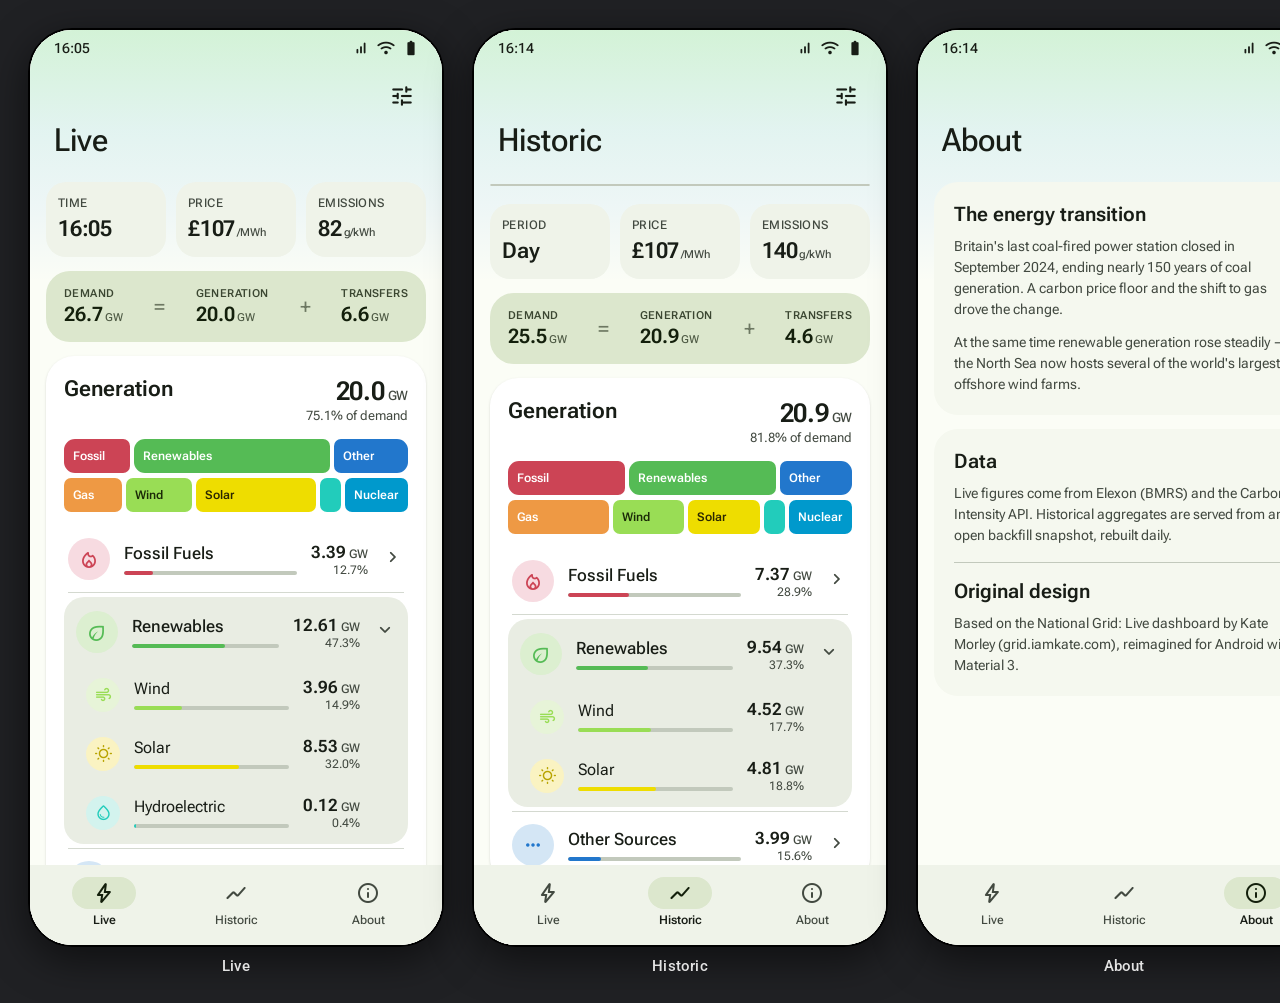
<file: docs/mockups/index.html>
<!DOCTYPE html>
<html lang="en"><head>
<meta charset="utf-8">
<style>
  @import url('https://fonts.googleapis.com/css2?family=Roboto:wght@400;500&display=swap');
  body { margin:0; background:#202124; font-family:'Roboto',system-ui,sans-serif; padding:28px; }
  .rail { display:flex; gap:28px; align-items:flex-start; }
  .phone { display:flex; flex-direction:column; align-items:center; gap:10px; }
  .frame { width:412px; height:915px; border-radius:44px; overflow:hidden;
           box-shadow:0 12px 40px rgba(0,0,0,.55); border:2px solid #000; }
  iframe { width:412px; height:915px; border:0; display:block; }
  .cap { color:#e3e3e3; font-size:15px; font-weight:500; letter-spacing:.2px; }
</style></head><body>
  <div class="rail">
    <div class="phone"><div class="frame"><iframe src="live.html"></iframe></div><div class="cap">Live</div></div>
    <div class="phone"><div class="frame"><iframe src="historic.html"></iframe></div><div class="cap">Historic</div></div>
    <div class="phone"><div class="frame"><iframe src="about.html"></iframe></div><div class="cap">About</div></div>
    <div class="phone"><div class="frame"><iframe src="live-dark.html"></iframe></div><div class="cap">Live · dark</div></div>
  </div>
</body></html>
</file>
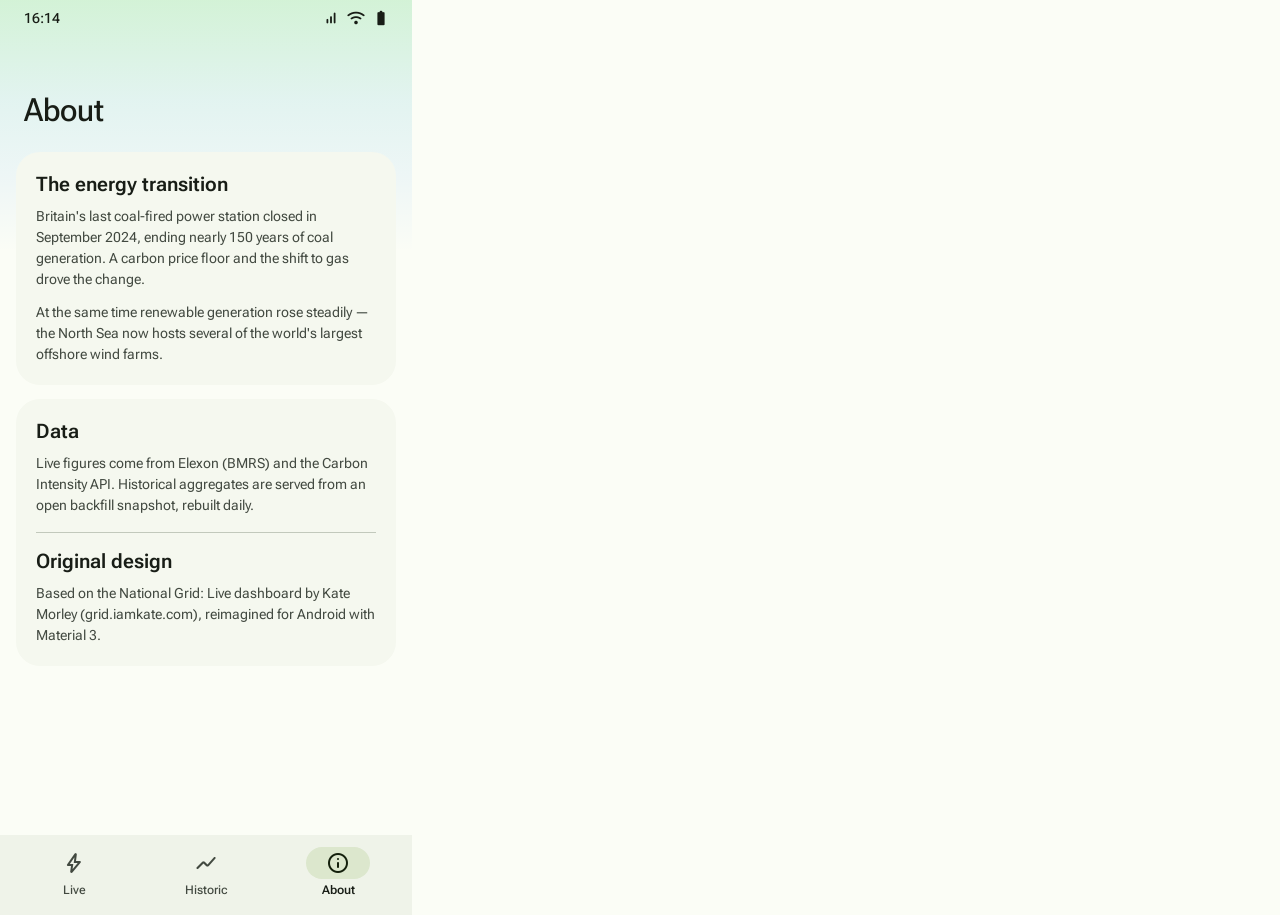
<file: docs/mockups/about.html>
<!DOCTYPE html>
<html lang="en" data-theme="light"><head>
<meta charset="utf-8"><meta name="viewport" content="width=412,height=915">
<link rel="stylesheet" href="style.css">
</head><body><div class="screen">
  <div class="statusbar">
    <span>16:14</span>
    <span class="icons"><span class="msym">signal_cellular_alt</span><span class="msym">wifi</span><span class="msym">battery_full</span></span>
  </div>

  <header class="appbar">
    <div class="appbar-actions"></div>
    <div class="appbar-title">About</div>
  </header>

  <main class="content">
    <div class="about-card">
      <h2>The energy transition</h2>
      <p>Britain's last coal-fired power station closed in September 2024, ending
         nearly 150 years of coal generation. A carbon price floor and the shift
         to gas drove the change.</p>
      <p>At the same time renewable generation rose steadily — the North Sea now
         hosts several of the world's largest offshore wind farms.</p>
    </div>

    <div class="about-card">
      <div class="about-sec">
        <h2>Data</h2>
        <p>Live figures come from Elexon (BMRS) and the Carbon Intensity API.
           Historical aggregates are served from an open backfill snapshot,
           rebuilt daily.</p>
      </div>
      <div class="about-sec">
        <h2>Original design</h2>
        <p>Based on the National Grid: Live dashboard by Kate Morley
           (grid.iamkate.com), reimagined for Android with Material 3.</p>
      </div>
    </div>
  </main>

  <nav class="navbar">
    <div class="nav-item"><div class="nav-pill"><span class="msym">bolt</span></div><span class="nav-label">Live</span></div>
    <div class="nav-item"><div class="nav-pill"><span class="msym">show_chart</span></div><span class="nav-label">Historic</span></div>
    <div class="nav-item active"><div class="nav-pill"><span class="msym">info</span></div><span class="nav-label">About</span></div>
  </nav>
</div></body></html>
</file>
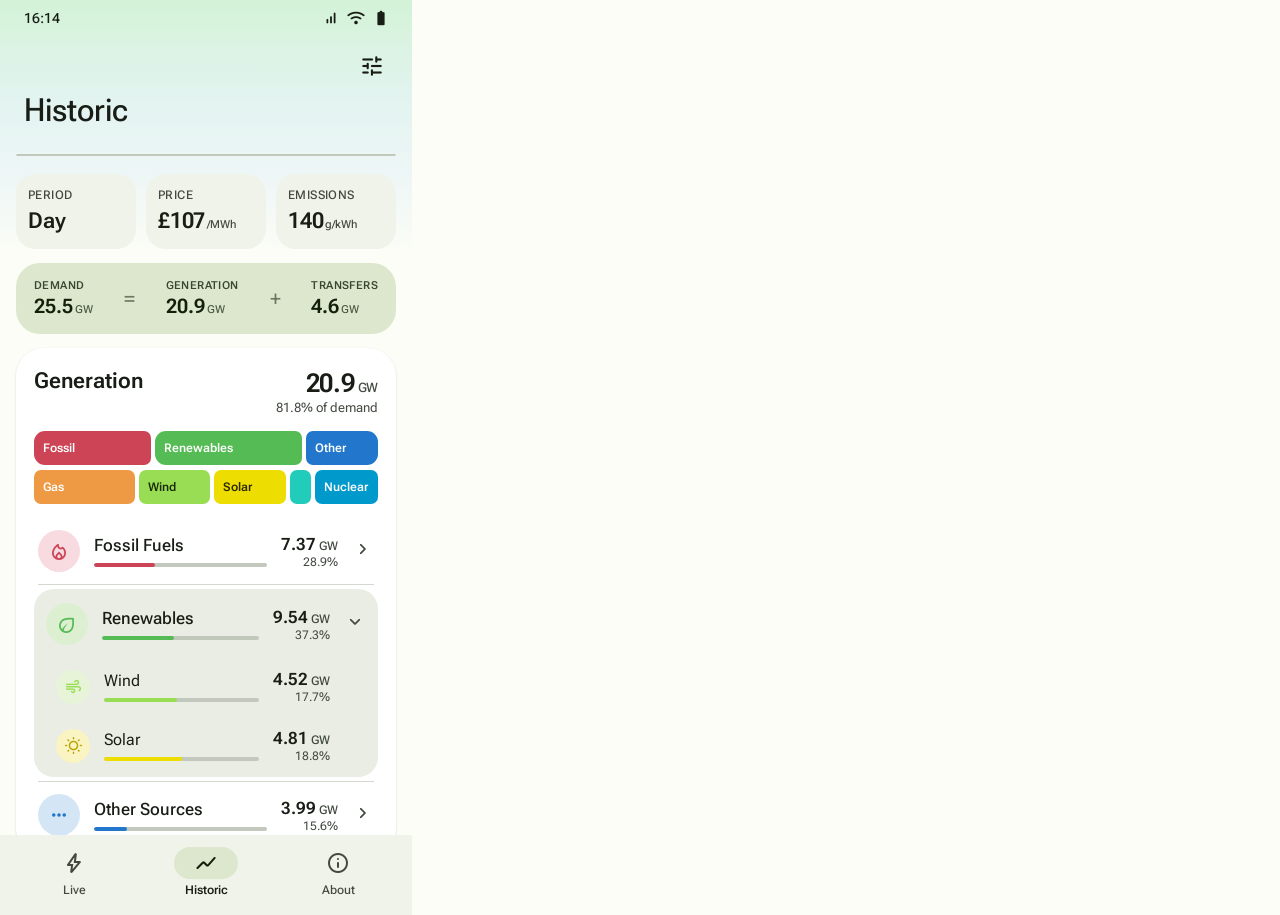
<file: docs/mockups/historic.html>
<!DOCTYPE html>
<html lang="en" data-theme="light"><head>
<meta charset="utf-8"><meta name="viewport" content="width=412,height=915">
<link rel="stylesheet" href="style.css">
</head><body><div class="screen">
  <div class="statusbar">
    <span>16:14</span>
    <span class="icons"><span class="msym">signal_cellular_alt</span><span class="msym">wifi</span><span class="msym">battery_full</span></span>
  </div>

  <header class="appbar">
    <div class="appbar-actions">
      <button class="icon-btn"><span class="msym">tune</span></button>
    </div>
    <div class="appbar-title">Historic</div>
  </header>

  <main class="content">
    <!-- segmented buttons -->
    <div class="segmented">
      <button class="sel"><span class="msym">check</span>Past day</button>
      <button>Past week</button>
      <button>Past year</button>
      <button>All time</button>
    </div>

    <div class="stat-row">
      <div class="stat-card"><span class="stat-label">PERIOD</span><span class="stat-value">Day</span></div>
      <div class="stat-card"><span class="stat-label">PRICE</span><span class="stat-value">£107<span class="unit">/MWh</span></span></div>
      <div class="stat-card"><span class="stat-label">EMISSIONS</span><span class="stat-value">140<span class="unit">g/kWh</span></span></div>
    </div>

    <div class="demand">
      <div class="seg"><span class="l">DEMAND</span><span class="v">25.5<small>GW</small></span></div>
      <span class="op">=</span>
      <div class="seg"><span class="l">GENERATION</span><span class="v">20.9<small>GW</small></span></div>
      <span class="op">+</span>
      <div class="seg"><span class="l">TRANSFERS</span><span class="v">4.6<small>GW</small></span></div>
    </div>

    <div class="hero">
      <div class="hero-head">
        <span class="h-title">Generation</span>
        <div class="h-right">
          <div class="h-gw">20.9<small>GW</small></div>
          <div class="h-sub">81.8% of demand</div>
        </div>
      </div>

      <div class="bars">
        <div class="bar">
          <div class="seg-b" style="flex:35;background:var(--cat-fossil)">Fossil</div>
          <div class="seg-b" style="flex:46;background:var(--cat-renew)">Renewables</div>
          <div class="seg-b" style="flex:19;background:var(--cat-other)">Other</div>
        </div>
        <div class="bar">
          <div class="seg-b" style="flex:35;background:var(--gas)">Gas</div>
          <div class="seg-b" style="flex:22;background:var(--wind);color:#1b2a08">Wind</div>
          <div class="seg-b" style="flex:23;background:var(--solar);color:#2b2700">Solar</div>
          <div class="seg-b" style="flex:1;background:var(--hydro)"></div>
          <div class="seg-b" style="flex:19;background:var(--nuclear)">Nuclear</div>
        </div>
      </div>

      <div class="rows">
        <div class="row">
          <div class="lead" style="background:#f7dbe1"><span class="msym" style="color:var(--cat-fossil)">local_fire_department</span></div>
          <div class="body"><div class="name">Fossil Fuels</div>
            <div class="prog"><i style="width:35%;background:var(--cat-fossil)"></i></div></div>
          <div class="trail"><div class="v">7.37<small> GW</small></div><div class="p">28.9%</div></div>
          <div class="chev"><span class="msym">chevron_right</span></div>
        </div>
        <div class="divider"></div>

        <div class="group">
          <div class="row">
            <div class="lead" style="background:#dcefd0"><span class="msym" style="color:var(--cat-renew)">eco</span></div>
            <div class="body"><div class="name">Renewables</div>
              <div class="prog"><i style="width:46%;background:var(--cat-renew)"></i></div></div>
            <div class="trail"><div class="v">9.54<small> GW</small></div><div class="p">37.3%</div></div>
            <div class="chev"><span class="msym">expand_more</span></div>
          </div>
          <div class="row member">
            <div class="lead" style="background:#e7f4d8;width:34px;height:34px"><span class="msym" style="color:var(--wind);font-size:19px">air</span></div>
            <div class="body"><div class="name">Wind</div>
              <div class="prog"><i style="width:47%;background:var(--wind)"></i></div></div>
            <div class="trail"><div class="v">4.52<small> GW</small></div><div class="p">17.7%</div></div>
            <div class="chev"></div>
          </div>
          <div class="row member">
            <div class="lead" style="background:#faf3c2;width:34px;height:34px"><span class="msym" style="color:#b8a400;font-size:19px">wb_sunny</span></div>
            <div class="body"><div class="name">Solar</div>
              <div class="prog"><i style="width:50%;background:var(--solar)"></i></div></div>
            <div class="trail"><div class="v">4.81<small> GW</small></div><div class="p">18.8%</div></div>
            <div class="chev"></div>
          </div>
        </div>
        <div class="divider"></div>

        <div class="row">
          <div class="lead" style="background:#d4e6f5"><span class="msym" style="color:var(--cat-other)">more_horiz</span></div>
          <div class="body"><div class="name">Other Sources</div>
            <div class="prog"><i style="width:19%;background:var(--cat-other)"></i></div></div>
          <div class="trail"><div class="v">3.99<small> GW</small></div><div class="p">15.6%</div></div>
          <div class="chev"><span class="msym">chevron_right</span></div>
        </div>
      </div>
    </div>
  </main>

  <nav class="navbar">
    <div class="nav-item"><div class="nav-pill"><span class="msym">bolt</span></div><span class="nav-label">Live</span></div>
    <div class="nav-item active"><div class="nav-pill"><span class="msym">show_chart</span></div><span class="nav-label">Historic</span></div>
    <div class="nav-item"><div class="nav-pill"><span class="msym">info</span></div><span class="nav-label">About</span></div>
  </nav>
</div></body></html>
</file>
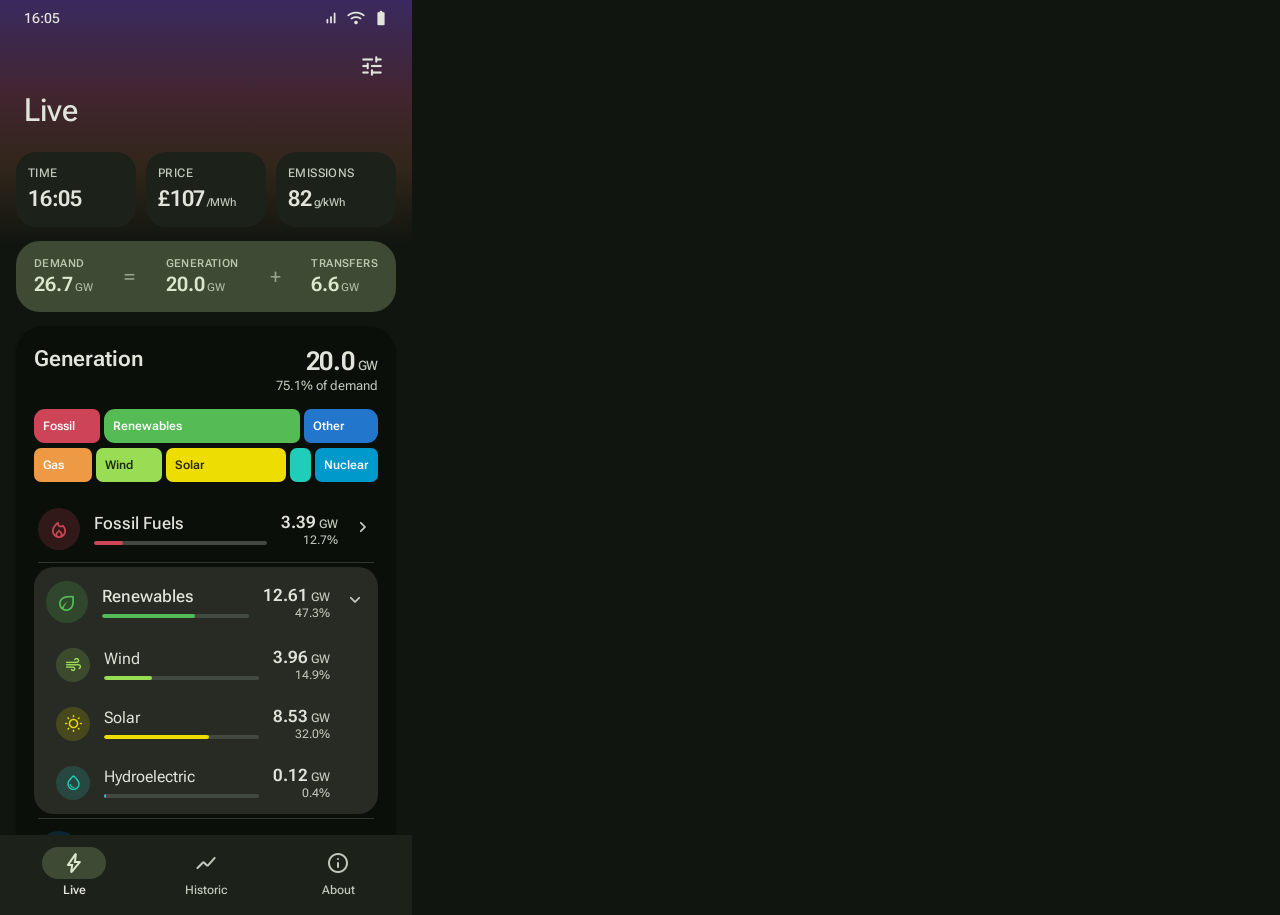
<file: docs/mockups/live-dark.html>
<!DOCTYPE html>
<html lang="en" data-theme="dark"><head>
<meta charset="utf-8"><meta name="viewport" content="width=412,height=915">
<link rel="stylesheet" href="style.css">
</head><body><div class="screen">
  <div class="statusbar">
    <span>16:05</span>
    <span class="icons"><span class="msym">signal_cellular_alt</span><span class="msym">wifi</span><span class="msym">battery_full</span></span>
  </div>

  <header class="appbar">
    <div class="appbar-actions">
      <button class="icon-btn"><span class="msym">tune</span></button>
    </div>
    <div class="appbar-title">Live</div>
  </header>

  <main class="content">
    <!-- KPI stat cards -->
    <div class="stat-row">
      <div class="stat-card"><span class="stat-label">TIME</span><span class="stat-value">16:05</span></div>
      <div class="stat-card"><span class="stat-label">PRICE</span><span class="stat-value">£107<span class="unit">/MWh</span></span></div>
      <div class="stat-card"><span class="stat-label">EMISSIONS</span><span class="stat-value">82<span class="unit">g/kWh</span></span></div>
    </div>

    <!-- demand summary -->
    <div class="demand">
      <div class="seg"><span class="l">DEMAND</span><span class="v">26.7<small>GW</small></span></div>
      <span class="op">=</span>
      <div class="seg"><span class="l">GENERATION</span><span class="v">20.0<small>GW</small></span></div>
      <span class="op">+</span>
      <div class="seg"><span class="l">TRANSFERS</span><span class="v">6.6<small>GW</small></span></div>
    </div>

    <!-- generation hero -->
    <div class="hero">
      <div class="hero-head">
        <span class="h-title">Generation</span>
        <div class="h-right">
          <div class="h-gw">20.0<small>GW</small></div>
          <div class="h-sub">75.1% of demand</div>
        </div>
      </div>

      <div class="bars">
        <div class="bar">
          <div class="seg-b" style="flex:17;background:var(--cat-fossil)">Fossil</div>
          <div class="seg-b" style="flex:63;background:var(--cat-renew)">Renewables</div>
          <div class="seg-b" style="flex:20;background:var(--cat-other)">Other</div>
        </div>
        <div class="bar">
          <div class="seg-b" style="flex:17;background:var(--gas)">Gas</div>
          <div class="seg-b" style="flex:20;background:var(--wind);color:#1b2a08">Wind</div>
          <div class="seg-b" style="flex:43;background:var(--solar);color:#2b2700">Solar</div>
          <div class="seg-b" style="flex:1;background:var(--hydro)"></div>
          <div class="seg-b" style="flex:19;background:var(--nuclear)">Nuclear</div>
        </div>
      </div>

      <div class="rows">
        <div class="row">
          <div class="lead" style="background:rgba(204,68,85,.20)"><span class="msym" style="color:var(--cat-fossil)">local_fire_department</span></div>
          <div class="body"><div class="name">Fossil Fuels</div>
            <div class="prog"><i style="width:17%;background:var(--cat-fossil)"></i></div></div>
          <div class="trail"><div class="v">3.39<small> GW</small></div><div class="p">12.7%</div></div>
          <div class="chev"><span class="msym">chevron_right</span></div>
        </div>
        <div class="divider"></div>

        <!-- Renewables expanded group -->
        <div class="group">
          <div class="row">
            <div class="lead" style="background:rgba(85,187,85,.20)"><span class="msym" style="color:var(--cat-renew)">eco</span></div>
            <div class="body"><div class="name">Renewables</div>
              <div class="prog"><i style="width:63%;background:var(--cat-renew)"></i></div></div>
            <div class="trail"><div class="v">12.61<small> GW</small></div><div class="p">47.3%</div></div>
            <div class="chev"><span class="msym">expand_more</span></div>
          </div>
          <div class="row member">
            <div class="lead" style="background:rgba(153,221,85,.18);width:34px;height:34px"><span class="msym" style="color:var(--wind);font-size:19px">air</span></div>
            <div class="body"><div class="name">Wind</div>
              <div class="prog"><i style="width:31%;background:var(--wind)"></i></div></div>
            <div class="trail"><div class="v">3.96<small> GW</small></div><div class="p">14.9%</div></div>
            <div class="chev"></div>
          </div>
          <div class="row member">
            <div class="lead" style="background:rgba(238,221,0,.16);width:34px;height:34px"><span class="msym" style="color:#eedd00;font-size:19px">wb_sunny</span></div>
            <div class="body"><div class="name">Solar</div>
              <div class="prog"><i style="width:68%;background:var(--solar)"></i></div></div>
            <div class="trail"><div class="v">8.53<small> GW</small></div><div class="p">32.0%</div></div>
            <div class="chev"></div>
          </div>
          <div class="row member">
            <div class="lead" style="background:rgba(34,204,187,.18);width:34px;height:34px"><span class="msym" style="color:var(--hydro);font-size:19px">water_drop</span></div>
            <div class="body"><div class="name">Hydroelectric</div>
              <div class="prog"><i style="width:1%;background:var(--hydro)"></i></div></div>
            <div class="trail"><div class="v">0.12<small> GW</small></div><div class="p">0.4%</div></div>
            <div class="chev"></div>
          </div>
        </div>
        <div class="divider"></div>

        <div class="row">
          <div class="lead" style="background:rgba(34,119,204,.20)"><span class="msym" style="color:var(--cat-other)">more_horiz</span></div>
          <div class="body"><div class="name">Other Sources</div>
            <div class="prog"><i style="width:20%;background:var(--cat-other)"></i></div></div>
          <div class="trail"><div class="v">3.87<small> GW</small></div><div class="p">14.5%</div></div>
          <div class="chev"><span class="msym">chevron_right</span></div>
        </div>
      </div>
    </div>
  </main>

  <nav class="navbar">
    <div class="nav-item active"><div class="nav-pill"><span class="msym">bolt</span></div><span class="nav-label">Live</span></div>
    <div class="nav-item"><div class="nav-pill"><span class="msym">show_chart</span></div><span class="nav-label">Historic</span></div>
    <div class="nav-item"><div class="nav-pill"><span class="msym">info</span></div><span class="nav-label">About</span></div>
  </nav>
</div></body></html>
</file>
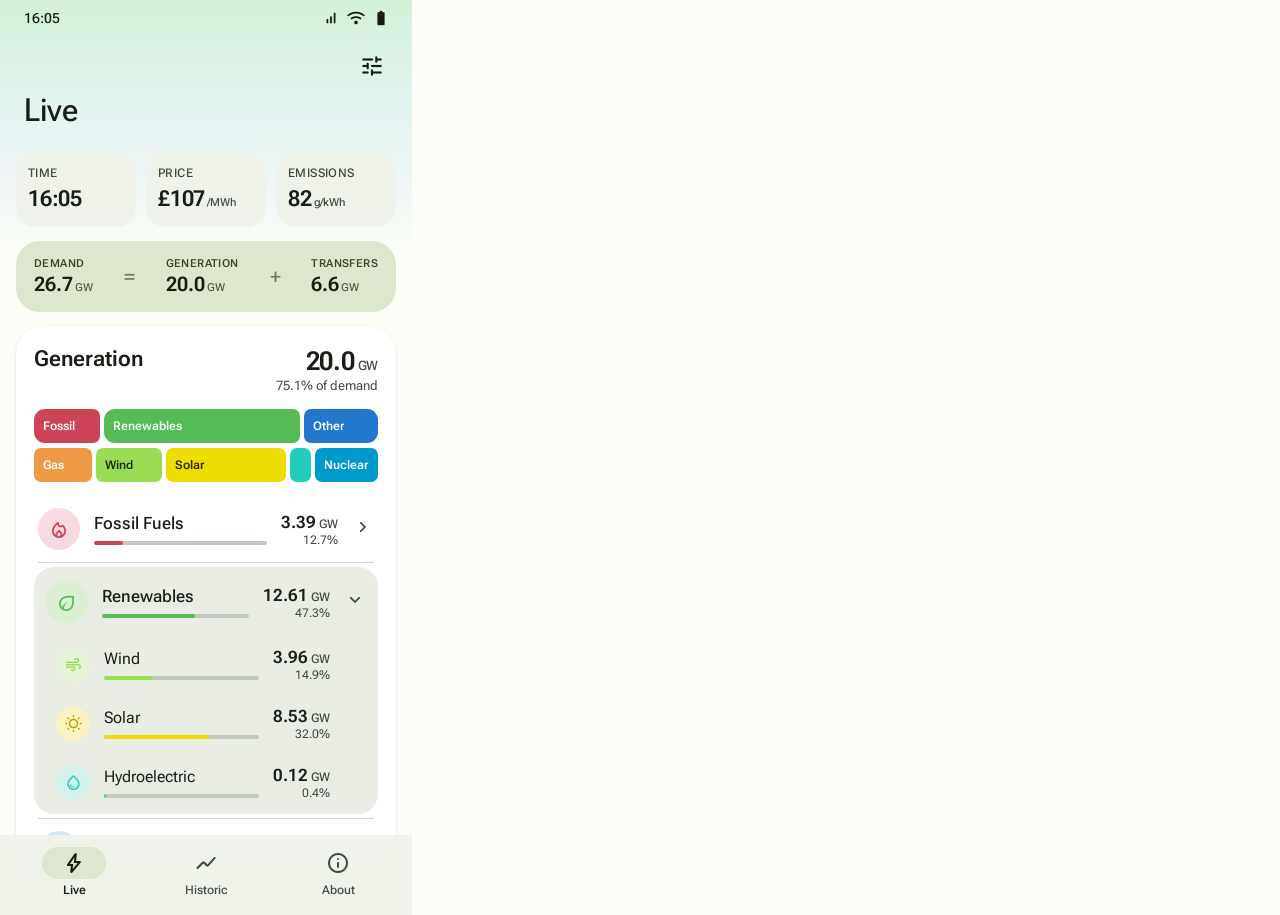
<file: docs/mockups/live.html>
<!DOCTYPE html>
<html lang="en" data-theme="light"><head>
<meta charset="utf-8"><meta name="viewport" content="width=412,height=915">
<link rel="stylesheet" href="style.css">
</head><body><div class="screen">
  <div class="statusbar">
    <span>16:05</span>
    <span class="icons"><span class="msym">signal_cellular_alt</span><span class="msym">wifi</span><span class="msym">battery_full</span></span>
  </div>

  <header class="appbar">
    <div class="appbar-actions">
      <button class="icon-btn"><span class="msym">tune</span></button>
    </div>
    <div class="appbar-title">Live</div>
  </header>

  <main class="content">
    <!-- KPI stat cards -->
    <div class="stat-row">
      <div class="stat-card"><span class="stat-label">TIME</span><span class="stat-value">16:05</span></div>
      <div class="stat-card"><span class="stat-label">PRICE</span><span class="stat-value">£107<span class="unit">/MWh</span></span></div>
      <div class="stat-card"><span class="stat-label">EMISSIONS</span><span class="stat-value">82<span class="unit">g/kWh</span></span></div>
    </div>

    <!-- demand summary -->
    <div class="demand">
      <div class="seg"><span class="l">DEMAND</span><span class="v">26.7<small>GW</small></span></div>
      <span class="op">=</span>
      <div class="seg"><span class="l">GENERATION</span><span class="v">20.0<small>GW</small></span></div>
      <span class="op">+</span>
      <div class="seg"><span class="l">TRANSFERS</span><span class="v">6.6<small>GW</small></span></div>
    </div>

    <!-- generation hero -->
    <div class="hero">
      <div class="hero-head">
        <span class="h-title">Generation</span>
        <div class="h-right">
          <div class="h-gw">20.0<small>GW</small></div>
          <div class="h-sub">75.1% of demand</div>
        </div>
      </div>

      <div class="bars">
        <div class="bar">
          <div class="seg-b" style="flex:17;background:var(--cat-fossil)">Fossil</div>
          <div class="seg-b" style="flex:63;background:var(--cat-renew)">Renewables</div>
          <div class="seg-b" style="flex:20;background:var(--cat-other)">Other</div>
        </div>
        <div class="bar">
          <div class="seg-b" style="flex:17;background:var(--gas)">Gas</div>
          <div class="seg-b" style="flex:20;background:var(--wind);color:#1b2a08">Wind</div>
          <div class="seg-b" style="flex:43;background:var(--solar);color:#2b2700">Solar</div>
          <div class="seg-b" style="flex:1;background:var(--hydro)"></div>
          <div class="seg-b" style="flex:19;background:var(--nuclear)">Nuclear</div>
        </div>
      </div>

      <div class="rows">
        <div class="row">
          <div class="lead" style="background:#f7dbe1"><span class="msym" style="color:var(--cat-fossil)">local_fire_department</span></div>
          <div class="body"><div class="name">Fossil Fuels</div>
            <div class="prog"><i style="width:17%;background:var(--cat-fossil)"></i></div></div>
          <div class="trail"><div class="v">3.39<small> GW</small></div><div class="p">12.7%</div></div>
          <div class="chev"><span class="msym">chevron_right</span></div>
        </div>
        <div class="divider"></div>

        <!-- Renewables expanded group -->
        <div class="group">
          <div class="row">
            <div class="lead" style="background:#dcefd0"><span class="msym" style="color:var(--cat-renew)">eco</span></div>
            <div class="body"><div class="name">Renewables</div>
              <div class="prog"><i style="width:63%;background:var(--cat-renew)"></i></div></div>
            <div class="trail"><div class="v">12.61<small> GW</small></div><div class="p">47.3%</div></div>
            <div class="chev"><span class="msym">expand_more</span></div>
          </div>
          <div class="row member">
            <div class="lead" style="background:#e7f4d8;width:34px;height:34px"><span class="msym" style="color:var(--wind);font-size:19px">air</span></div>
            <div class="body"><div class="name">Wind</div>
              <div class="prog"><i style="width:31%;background:var(--wind)"></i></div></div>
            <div class="trail"><div class="v">3.96<small> GW</small></div><div class="p">14.9%</div></div>
            <div class="chev"></div>
          </div>
          <div class="row member">
            <div class="lead" style="background:#faf3c2;width:34px;height:34px"><span class="msym" style="color:#b8a400;font-size:19px">wb_sunny</span></div>
            <div class="body"><div class="name">Solar</div>
              <div class="prog"><i style="width:68%;background:var(--solar)"></i></div></div>
            <div class="trail"><div class="v">8.53<small> GW</small></div><div class="p">32.0%</div></div>
            <div class="chev"></div>
          </div>
          <div class="row member">
            <div class="lead" style="background:#d3f3ee;width:34px;height:34px"><span class="msym" style="color:var(--hydro);font-size:19px">water_drop</span></div>
            <div class="body"><div class="name">Hydroelectric</div>
              <div class="prog"><i style="width:1%;background:var(--hydro)"></i></div></div>
            <div class="trail"><div class="v">0.12<small> GW</small></div><div class="p">0.4%</div></div>
            <div class="chev"></div>
          </div>
        </div>
        <div class="divider"></div>

        <div class="row">
          <div class="lead" style="background:#d4e6f5"><span class="msym" style="color:var(--cat-other)">more_horiz</span></div>
          <div class="body"><div class="name">Other Sources</div>
            <div class="prog"><i style="width:20%;background:var(--cat-other)"></i></div></div>
          <div class="trail"><div class="v">3.87<small> GW</small></div><div class="p">14.5%</div></div>
          <div class="chev"><span class="msym">chevron_right</span></div>
        </div>
      </div>
    </div>
  </main>

  <nav class="navbar">
    <div class="nav-item active"><div class="nav-pill"><span class="msym">bolt</span></div><span class="nav-label">Live</span></div>
    <div class="nav-item"><div class="nav-pill"><span class="msym">show_chart</span></div><span class="nav-label">Historic</span></div>
    <div class="nav-item"><div class="nav-pill"><span class="msym">info</span></div><span class="nav-label">About</span></div>
  </nav>
</div></body></html>
</file>
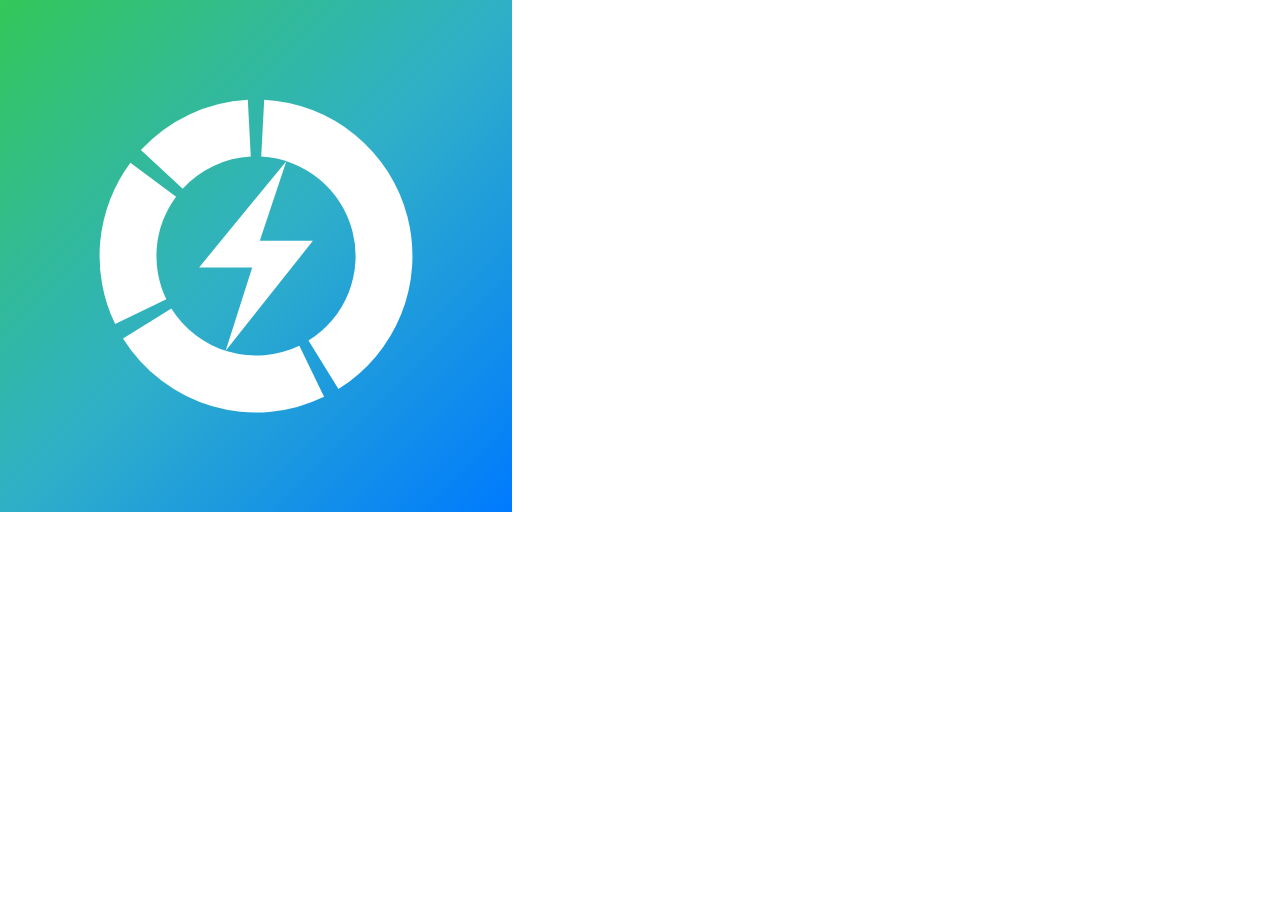
<file: docs/play/play-icon.html>
<!DOCTYPE html><html><head><meta charset="utf-8">
<style>*{margin:0;padding:0}html,body{width:512px;height:512px;overflow:hidden}</style>
</head><body>
<svg width="512" height="512" viewBox="0 0 108 108" xmlns="http://www.w3.org/2000/svg">
  <defs>
    <linearGradient id="g" x1="0" y1="0" x2="108" y2="108" gradientUnits="userSpaceOnUse">
      <stop offset="0" stop-color="#34C759"/>
      <stop offset="0.5" stop-color="#30B0C7"/>
      <stop offset="1" stop-color="#007AFF"/>
    </linearGradient>
  </defs>
  <rect width="108" height="108" fill="url(#g)"/>
  <path fill="#FFFFFF" d="M55.73,21.05 A33.00,33.00 0 0 1 71.39,82.05 L65.07,71.85 A21.00,21.00 0 0 0 55.10,33.03 Z M68.36,83.71 A33.00,33.00 0 0 1 25.95,71.39 L36.15,65.07 A21.00,21.00 0 0 0 63.14,72.91 Z M24.29,68.36 A33.00,33.00 0 0 1 27.51,34.32 L37.14,41.48 A21.00,21.00 0 0 0 35.09,63.14 Z M29.71,31.66 A33.00,33.00 0 0 1 52.27,21.05 L52.90,33.03 A21.00,21.00 0 0 0 38.54,39.79 Z"/>
  <path fill="#FFFFFF" d="M60.40,34.00 L42.00,56.40 L53.20,56.40 L47.60,74.00 L66.00,50.80 L54.80,50.80 Z"/>
</svg>
</body></html>
</file>
<file: docs/mockups/style.css>
/* Material 3 (Expressive) design tokens + components for the
   National Grid Live Android mockup. Green-seed Material You scheme.
   Fuel colours are FIXED brand colours (Kate's grid.css palette). */
@import url('https://fonts.googleapis.com/css2?family=Roboto:wght@400;500;700&family=Roboto+Flex:opsz,wght@8..144,400..800&display=swap');
@import url('https://fonts.googleapis.com/css2?family=Material+Symbols+Rounded:opsz,wght,FILL,GRAD@24,400,1,0&display=swap');

:root {
  /* Material You — green seed, light scheme */
  --surface: #FBFDF6;
  --surface-container-lowest: #FFFFFF;
  --surface-container-low: #F5F8EF;
  --surface-container: #EFF3E9;
  --surface-container-high: #E9EDE3;
  --surface-container-highest: #E3E8DE;
  --on-surface: #181D16;
  --on-surface-variant: #424940;
  --outline-variant: #C2C9BC;
  --primary: #386A1F;
  --on-primary: #FFFFFF;
  --primary-container: #B8F397;
  --on-primary-container: #042100;
  --secondary-container: #DCE7CD;
  --on-secondary-container: #131F0B;
  /* expressive top wash (light) — green→teal→blue, very soft */
  --wash: linear-gradient(180deg,
            rgba(52,199,89,.20) 0%,
            rgba(48,176,199,.12) 28%,
            rgba(0,122,255,.05) 50%,
            rgba(0,122,255,0) 70%);
  /* fixed fuel palette (grid.iamkate.com, CC0) */
  --coal:#aa3355; --gas:#ee9944; --solar:#eedd00; --wind:#99dd55;
  --hydro:#22ccbb; --nuclear:#0099cc; --biomass:#3366bb;
  --cat-fossil:#cc4455; --cat-renew:#55bb55; --cat-other:#2277cc;
}

[data-theme="dark"] {
  --surface: #101510;
  --surface-container-lowest: #0B0F0A;
  --surface-container-low: #181D16;
  --surface-container: #1C211A;
  --surface-container-high: #272B24;
  --surface-container-highest: #31362E;
  --on-surface: #E0E4DA;
  --on-surface-variant: #C2C9BC;
  --outline-variant: #424940;
  --primary: #9DD67D;
  --on-primary: #0B3900;
  --primary-container: #205107;
  --on-primary-container: #B8F397;
  --secondary-container: #3F4A35;
  --on-secondary-container: #DCE7CD;
  /* expressive top wash (dark) — the "dusk" sweep, Material-toned */
  --wash: linear-gradient(180deg,
            rgba(115,71,204,.42) 0%,
            rgba(209,84,140,.26) 26%,
            rgba(255,143,89,.14) 46%,
            rgba(255,143,89,0) 68%);
}

* { box-sizing: border-box; margin: 0; padding: 0; -webkit-font-smoothing: antialiased; }

html, body {
  width: 412px; height: 915px;
  font-family: 'Roboto Flex','Roboto',system-ui,sans-serif;
  background: var(--surface);
  color: var(--on-surface);
  overflow: hidden;
}

.screen {
  position: relative; width: 412px; height: 915px;
  background: var(--surface);
  display: flex; flex-direction: column;
}
/* expressive colour wash behind the app bar */
.screen::before {
  content: ''; position: absolute; inset: 0 0 auto 0; height: 360px;
  background: var(--wash); pointer-events: none; z-index: 0;
}
.screen > * { position: relative; z-index: 1; }

.msym { font-family: 'Material Symbols Rounded'; font-weight: normal; font-style: normal;
        line-height: 1; letter-spacing: normal; text-transform: none; display: inline-block;
        white-space: nowrap; direction: ltr; -webkit-font-feature-settings: 'liga';
        font-feature-settings: 'liga'; -webkit-font-smoothing: antialiased; }

/* ---------- status bar (Android) ---------- */
.statusbar {
  height: 36px; display: flex; align-items: center; justify-content: space-between;
  padding: 0 22px 0 24px; font-size: 14px; font-weight: 500; color: var(--on-surface);
}
.statusbar .icons { display: flex; gap: 7px; align-items: center; }
.statusbar .icons .msym { font-size: 18px; }

/* ---------- large top app bar ---------- */
.appbar {
  padding: 6px 4px 14px 0;
}
.appbar-actions { height: 48px; display: flex; align-items: center; justify-content: flex-end; padding: 0 12px; }
.icon-btn {
  width: 48px; height: 48px; border: none; background: transparent; color: var(--on-surface);
  border-radius: 50%; display: grid; place-items: center; cursor: pointer;
}
.icon-btn .msym { font-size: 26px; }
.appbar-title {
  font-family: 'Roboto Flex'; font-size: 32px; line-height: 40px; font-weight: 500;
  letter-spacing: 0; padding: 0 28px 0 24px; color: var(--on-surface);
}

/* ---------- scroll content ---------- */
.content { flex: 1; overflow: hidden; padding: 8px 16px 0; display: flex; flex-direction: column; gap: 14px; }

/* ---------- cards ---------- */
.card {
  background: var(--surface-container-low);
  border-radius: 24px; padding: 18px 18px;
}
.card.elevated { background: var(--surface-container-lowest); box-shadow: 0 1px 3px rgba(0,0,0,.12), 0 1px 2px rgba(0,0,0,.06); }

/* KPI stat cards row */
.stat-row { display: grid; grid-template-columns: 1fr 1fr 1fr; gap: 10px; }
.stat-card {
  background: var(--surface-container); border-radius: 20px; padding: 14px 12px 16px;
  display: flex; flex-direction: column; gap: 6px; align-items: flex-start;
}
.stat-label { font-size: 12px; font-weight: 500; letter-spacing: .4px; color: var(--on-surface-variant); }
.stat-value { font-size: 22px; font-weight: 600; font-family:'Roboto Flex'; letter-spacing: -.2px; }
.stat-value .unit { font-size: 11px; font-weight: 500; color: var(--on-surface-variant); margin-left: 2px; }

/* demand summary card */
.demand { background: var(--secondary-container); color: var(--on-secondary-container);
  border-radius: 24px; padding: 16px 18px; display:flex; align-items:center; justify-content:space-between; }
.demand .seg { display:flex; flex-direction:column; gap:2px; }
.demand .seg .l { font-size:11px; font-weight:600; letter-spacing:.4px; opacity:.8; }
.demand .seg .v { font-size:20px; font-weight:600; font-family:'Roboto Flex'; }
.demand .seg .v small { font-size:11px; font-weight:500; opacity:.7; margin-left:2px; }
.demand .op { font-size:22px; font-weight:400; opacity:.55; }

/* ---------- generation hero ---------- */
.hero { background: var(--surface-container-lowest); box-shadow: 0 1px 3px rgba(0,0,0,.10), 0 1px 2px rgba(0,0,0,.05);
  border-radius: 28px; padding: 20px 18px 8px; }
.hero-head { display:flex; align-items:flex-start; justify-content:space-between; margin-bottom: 16px; }
.hero-head .h-title { font-size: 22px; font-weight: 600; font-family:'Roboto Flex'; }
.hero-head .h-right { text-align:right; }
.hero-head .h-gw { font-size: 26px; font-weight: 600; font-family:'Roboto Flex'; letter-spacing:-.3px; }
.hero-head .h-gw small { font-size: 13px; font-weight: 500; color: var(--on-surface-variant); margin-left:3px; }
.hero-head .h-sub { font-size: 13px; color: var(--on-surface-variant); margin-top: 2px; }

/* stacked bars */
.bars { display:flex; flex-direction:column; gap:5px; margin-bottom: 14px; }
.bar { height: 34px; display:flex; gap:4px; }
.seg-b { display:flex; align-items:center; justify-content:flex-start; padding: 0 9px;
  font-size: 12px; font-weight: 600; color:#fff; overflow:hidden; white-space:nowrap;
  border-radius: 7px; }
.bar:first-child .seg-b { border-radius: 11px 7px 7px 11px; }
.bar:first-child .seg-b:last-child { border-radius: 7px 11px 11px 7px; }

/* list items */
.rows { display:flex; flex-direction:column; }
.row { display:flex; align-items:center; gap:14px; padding: 12px 4px; min-height: 56px; }
.row .lead { width: 42px; height: 42px; border-radius: 50%; display:grid; place-items:center; flex:0 0 auto; }
.row .lead .msym { font-size: 22px; }
.row .body { flex:1; min-width:0; }
.row .body .name { font-size: 17px; font-weight: 500; }
.row .body .prog { height: 4px; border-radius: 2px; background: var(--outline-variant); margin-top: 8px; overflow:hidden; }
.row .body .prog > i { display:block; height: 100%; border-radius:2px; }
.row .trail { text-align: right; flex: 0 0 auto; }
.row .trail .v { font-size: 17px; font-weight: 600; font-family:'Roboto Flex'; }
.row .trail .v small { font-size:12px; font-weight:500; color:var(--on-surface-variant); }
.row .trail .p { font-size: 12px; color: var(--on-surface-variant); margin-top:1px; }
.row .chev { color: var(--on-surface-variant); width: 22px; text-align:center; flex:0 0 auto; }
.row .chev .msym { font-size: 22px; }
.divider { height:1px; background: var(--outline-variant); opacity:.7; margin: 0 4px; }

/* expanded group container (Material "active" tonal block) */
.group { background: var(--surface-container-high); border-radius: 20px; margin: 4px 0; padding: 2px 0; }
.group > .row { padding-left: 12px; padding-right: 12px; }
.group .member { padding-left: 22px; }
.group .member .name { font-weight: 400; font-size: 16px; }

/* ---------- segmented buttons (Historic) ---------- */
.segmented { display:flex; border: 1px solid var(--outline-variant); border-radius: 999px; overflow:hidden; margin: 2px 0 4px; }
.segmented button { flex:1; border:none; background: transparent; color: var(--on-surface);
  font-family:'Roboto Flex'; font-size: 12.5px; font-weight: 500; padding: 11px 4px; cursor:pointer;
  border-right: 1px solid var(--outline-variant); display:flex; align-items:center; justify-content:center; gap:5px; }
.segmented button:last-child { border-right: none; }
.segmented button.sel { background: var(--secondary-container); color: var(--on-secondary-container); font-weight:600; }
.segmented button.sel .msym { font-size: 16px; }

/* ---------- about cards ---------- */
.about-card { background: var(--surface-container-low); border-radius: 24px; padding: 20px; }
.about-card h2 { font-size: 20px; font-weight: 600; font-family:'Roboto Flex'; margin-bottom: 10px; }
.about-card p { font-size: 14px; line-height: 21px; color: var(--on-surface-variant); margin-bottom: 12px; }
.about-card p:last-child { margin-bottom: 0; }
.about-sec + .about-sec { margin-top: 16px; padding-top: 16px; border-top: 1px solid var(--outline-variant); }

/* ---------- bottom navigation bar ---------- */
.navbar {
  height: 80px; background: var(--surface-container); display:flex; align-items: flex-start;
  padding: 12px 8px 0; justify-content: space-around;
}
.nav-item { display:flex; flex-direction:column; align-items:center; gap:4px; width: 84px; cursor:pointer; }
.nav-pill { width: 64px; height: 32px; border-radius: 16px; display:grid; place-items:center;
  background: transparent; color: var(--on-surface-variant); transition: background .15s; }
.nav-item.active .nav-pill { background: var(--secondary-container); color: var(--on-secondary-container); }
.nav-pill .msym { font-size: 24px; }
.nav-label { font-size: 12px; font-weight: 500; color: var(--on-surface-variant); }
.nav-item.active .nav-label { color: var(--on-surface); font-weight: 600; }
/* gesture nav hint */
.gesture { height: 0; }
</file>
